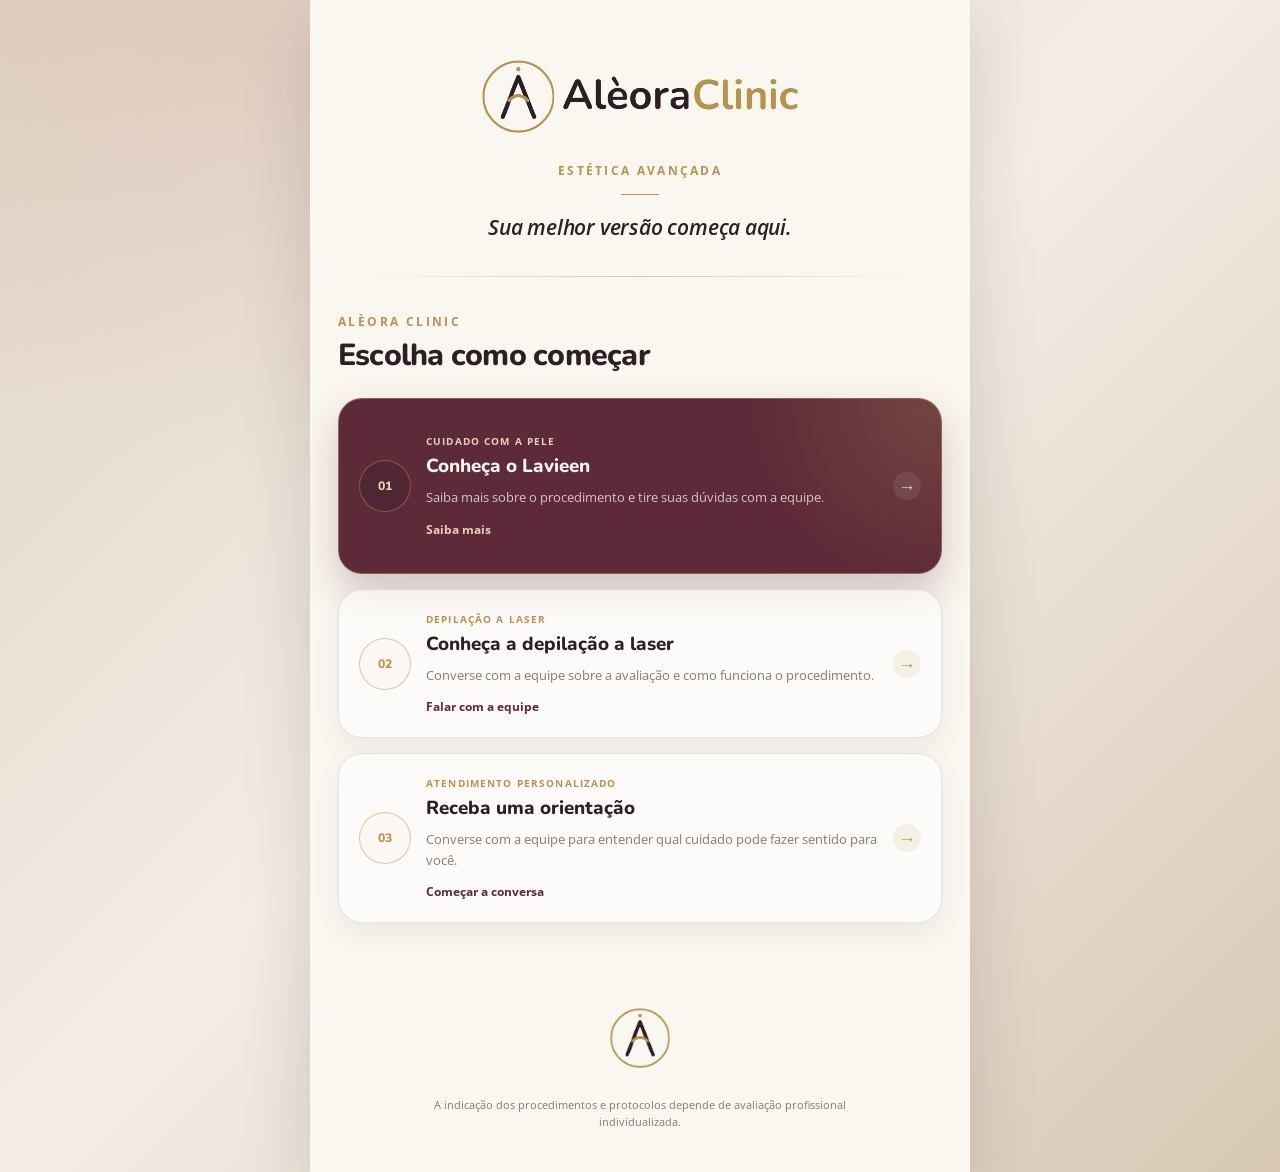
<file: index.html>
<!doctype html>
<html lang="pt-BR">
  <head>
    <meta charset="UTF-8" />
    <meta name="viewport" content="width=device-width, initial-scale=1" />
    <meta
      name="description"
      content="Alèora Clinic - estética avançada, tecnologia e cuidado personalizado em Taboão da Serra."
    />
    <meta name="theme-color" content="#2e1e26" />
    <meta property="og:title" content="Alèora Clinic" />
    <meta
      property="og:description"
      content="Sua melhor versão começa aqui."
    />
    <meta property="og:type" content="website" />
    <link rel="icon" type="image/png" href="assets/aleora-symbol.png" />
    <link rel="preconnect" href="https://fonts.googleapis.com" />
    <link rel="preconnect" href="https://fonts.gstatic.com" crossorigin />
    <link
      href="https://fonts.googleapis.com/css2?family=Nunito:wght@400;600;700;800;900&family=Open+Sans:wght@400;500;600;700&display=swap"
      rel="stylesheet"
    />
    <link rel="stylesheet" href="styles.css" />
    <title>Alèora Clinic</title>
  </head>
  <body>
    <main class="page-shell">
      <header class="hero" aria-labelledby="page-title">
        <div class="brand-lockup">
          <img
            class="brand-logo"
            src="assets/aleora-logo.png"
            alt="Alèora Clinic"
            width="647"
            height="167"
          />
        </div>
        <p class="brand-category">ESTÉTICA AVANÇADA</p>
        <span class="brand-divider" aria-hidden="true"></span>
        <h1 id="page-title">Sua melhor versão começa aqui.</h1>
      </header>


      <section class="actions" aria-labelledby="actions-title">
        <div class="section-heading">
          <p class="section-kicker">ALÈORA CLINIC</p>
          <h2 id="actions-title">Escolha como começar</h2>
        </div>


        <div id="link-list" class="link-list" aria-live="polite"></div>


        <noscript>
          <p class="noscript-message">
            Para acessar os canais de atendimento, habilite o JavaScript ou fale diretamente pelo WhatsApp:
            +55 11 93903-9004.
          </p>
        </noscript>
      </section>


      <footer class="footer">
        <div id="social-links" class="social-links"></div>
        <img
          class="footer-symbol"
              src="assets/aleora-symbol.png"
          alt=""
          width="167"
          height="167"
          aria-hidden="true"
        />
        <p class="professional-note">
          A indicação dos procedimentos e protocolos depende de avaliação profissional individualizada.
        </p>
      </footer>
    </main>


    <script src="config.js?v=20261001-1"></script>
    <script src="script.js?v=20260802-2"></script>
  </body>
</html>
</file>
<file: styles.css>
:root {
  --aubergine: #2e1e26;
  --gold: #b8944a;
  --ivory: #faf6f0;
  --sand: #e3d9c8;
  --warm-gray: #8a7a71;
  --soft-rose: #d9a9a0;
  --champagne: #e6d2b5;
  --deep-wine: #5c2a38;
  --light-bronze: #cba46a;
  --white: #ffffff;
  --shadow: 0 22px 65px rgba(46, 30, 38, 0.16);
}

* {
  box-sizing: border-box;
}

html {
  scroll-behavior: smooth;
}

body {
  margin: 0;
  min-width: 320px;
  min-height: 100vh;
  background:
    radial-gradient(circle at 20% 0%, rgba(217, 169, 160, 0.28), transparent 30rem),
    linear-gradient(135deg, #dfd3c3, #f3ede5 48%, #d8c8b5);
  color: var(--aubergine);
  font-family: "Open Sans", Arial, sans-serif;
  -webkit-font-smoothing: antialiased;
}

button,
a {
  -webkit-tap-highlight-color: transparent;
}

.page-shell {
  width: min(100%, 660px);
  min-height: 100vh;
  margin: 0 auto;
  overflow: hidden;
  background: var(--ivory);
  box-shadow: var(--shadow);
}

.hero {
  position: relative;
  padding: 54px 34px 34px;
  color: var(--aubergine);
  background: var(--ivory);
  text-align: center;
}

.hero::after {
  content: "";
  position: absolute;
  right: 46px;
  bottom: 0;
  left: 46px;
  height: 1px;
  background: linear-gradient(90deg, transparent, rgba(184, 148, 74, 0.48), transparent);
}

.brand-lockup {
  display: inline-flex;
  width: min(100%, 328px);
  align-items: center;
  justify-content: center;
  padding: 0;
}

.brand-logo {
  display: block;
  width: 100%;
  height: auto;
}

.brand-category {
  margin: 20px 0 0;
  color: var(--gold);
  font: 700 0.72rem/1.2 "Open Sans", Arial, sans-serif;
  letter-spacing: 0.2em;
}

.section-kicker {
  margin: 0;
  color: var(--gold);
  font: 700 0.75rem/1.2 "Open Sans", Arial, sans-serif;
  letter-spacing: 0.2em;
}

.brand-divider {
  display: block;
  width: 38px;
  height: 1px;
  margin: 17px auto 17px;
  background: var(--gold);
}

.hero h1 {
  max-width: 390px;
  margin: 0 auto;
  color: var(--aubergine);
  font: italic 600 clamp(1.08rem, 4.5vw, 1.3rem)/1.45 "Open Sans", Arial, sans-serif;
  letter-spacing: -0.01em;
}

.actions {
  padding: 38px 28px 18px;
}

.section-heading {
  margin-bottom: 24px;
}

.section-heading h2 {
  margin: 8px 0 0;
  font: 800 clamp(1.45rem, 5vw, 1.9rem)/1.22 "Nunito", Arial, sans-serif;
  letter-spacing: -0.025em;
}

.link-list {
  display: grid;
  gap: 15px;
}

.action-card {
  position: relative;
  display: grid;
  grid-template-columns: 52px minmax(0, 1fr) 28px;
  gap: 15px;
  min-height: 142px;
  align-items: center;
  padding: 22px 20px;
  overflow: hidden;
  border: 1px solid rgba(46, 30, 38, 0.11);
  border-radius: 24px;
  color: var(--aubergine);
  background: rgba(255, 255, 255, 0.58);
  text-decoration: none;
  box-shadow: 0 10px 28px rgba(46, 30, 38, 0.07);
  transition: transform 180ms ease, box-shadow 180ms ease, border-color 180ms ease;
}

.action-card::before {
  content: "";
  position: absolute;
  inset: 0;
  opacity: 0;
  background: linear-gradient(115deg, transparent 20%, rgba(255, 255, 255, 0.24), transparent 80%);
  transition: opacity 180ms ease;
  pointer-events: none;
}

.action-card:hover,
.action-card:focus-visible {
  transform: translateY(-3px);
  border-color: rgba(184, 148, 74, 0.62);
  box-shadow: 0 17px 38px rgba(46, 30, 38, 0.12);
}

.action-card:hover::before,
.action-card:focus-visible::before {
  opacity: 1;
}

.action-card:focus-visible {
  outline: 3px solid rgba(184, 148, 74, 0.45);
  outline-offset: 3px;
}

.action-card.featured {
  min-height: 176px;
  border-color: rgba(203, 164, 106, 0.45);
  color: var(--ivory);
  background:
    radial-gradient(circle at 100% 0%, rgba(203, 164, 106, 0.22), transparent 12rem),
    var(--deep-wine);
  box-shadow: 0 18px 38px rgba(92, 42, 56, 0.25);
}

.card-index {
  position: relative;
  z-index: 1;
  display: grid;
  width: 52px;
  height: 52px;
  place-items: center;
  border: 1px solid rgba(184, 148, 74, 0.48);
  border-radius: 50%;
  color: var(--gold);
  background: rgba(250, 246, 240, 0.72);
  font: 800 0.76rem/1 "Nunito", Arial, sans-serif;
}

.featured .card-index {
  color: var(--champagne);
  background: rgba(46, 30, 38, 0.24);
}

.card-content {
  position: relative;
  z-index: 1;
  min-width: 0;
}

.card-meta {
  display: block;
  margin-bottom: 7px;
  color: var(--gold);
  font-size: 0.65rem;
  font-weight: 700;
  letter-spacing: 0.11em;
  text-transform: uppercase;
}

.featured .card-meta {
  color: var(--champagne);
}

.card-title {
  display: block;
  margin: 0;
  font: 800 1.18rem/1.22 "Nunito", Arial, sans-serif;
}

.card-description {
  display: block;
  margin: 9px 0 0;
  color: var(--warm-gray);
  font-size: 0.82rem;
  line-height: 1.55;
}

.featured .card-description {
  color: rgba(250, 246, 240, 0.76);
}

.card-cta {
  display: block;
  margin-top: 13px;
  color: var(--deep-wine);
  font-size: 0.75rem;
  font-weight: 700;
}

.featured .card-cta {
  color: var(--champagne);
}

.card-arrow {
  position: relative;
  z-index: 1;
  display: grid;
  width: 28px;
  height: 28px;
  place-items: center;
  border-radius: 50%;
  color: var(--gold);
  background: rgba(184, 148, 74, 0.11);
  font-size: 1.1rem;
  transition: transform 180ms ease;
}

.featured .card-arrow {
  color: var(--champagne);
  background: rgba(250, 246, 240, 0.08);
}

.action-card:hover .card-arrow,
.action-card:focus-visible .card-arrow {
  transform: translateX(3px);
}

.noscript-message {
  padding: 16px;
  border: 1px solid var(--sand);
  border-radius: 16px;
  line-height: 1.55;
}

.footer {
  padding: 38px 32px 42px;
  text-align: center;
}

.footer-symbol {
  width: 70px;
  height: 70px;
  object-fit: contain;
}

.professional-note {
  max-width: 430px;
  margin: 18px auto 0;
  color: var(--warm-gray);
  font-size: 0.69rem;
  line-height: 1.55;
}

.social-links {
  display: flex;
  justify-content: center;
  gap: 10px;
  margin-bottom: 24px;
}

.social-link {
  display: inline-flex;
  min-height: 42px;
  align-items: center;
  justify-content: center;
  padding: 10px 16px;
  border: 1px solid var(--sand);
  border-radius: 999px;
  color: var(--aubergine);
  background: rgba(255, 255, 255, 0.55);
  font-size: 0.76rem;
  font-weight: 700;
  text-decoration: none;
}

@media (max-width: 430px) {
  .hero {
    padding: 42px 24px 30px;
  }

  .brand-lockup {
    width: min(100%, 292px);
  }

  .actions {
    padding: 32px 17px 14px;
  }

  .action-card {
    grid-template-columns: 44px minmax(0, 1fr) 24px;
    gap: 11px;
    padding: 20px 16px;
    border-radius: 21px;
  }

  .card-index {
    width: 44px;
    height: 44px;
  }

  .card-description {
    font-size: 0.78rem;
  }

  .footer {
    padding-inline: 22px;
  }
}

@media (prefers-reduced-motion: reduce) {
  html {
    scroll-behavior: auto;
  }

  *,
  *::before,
  *::after {
    transition-duration: 0.01ms !important;
    animation-duration: 0.01ms !important;
    animation-iteration-count: 1 !important;
  }
}
</file>
